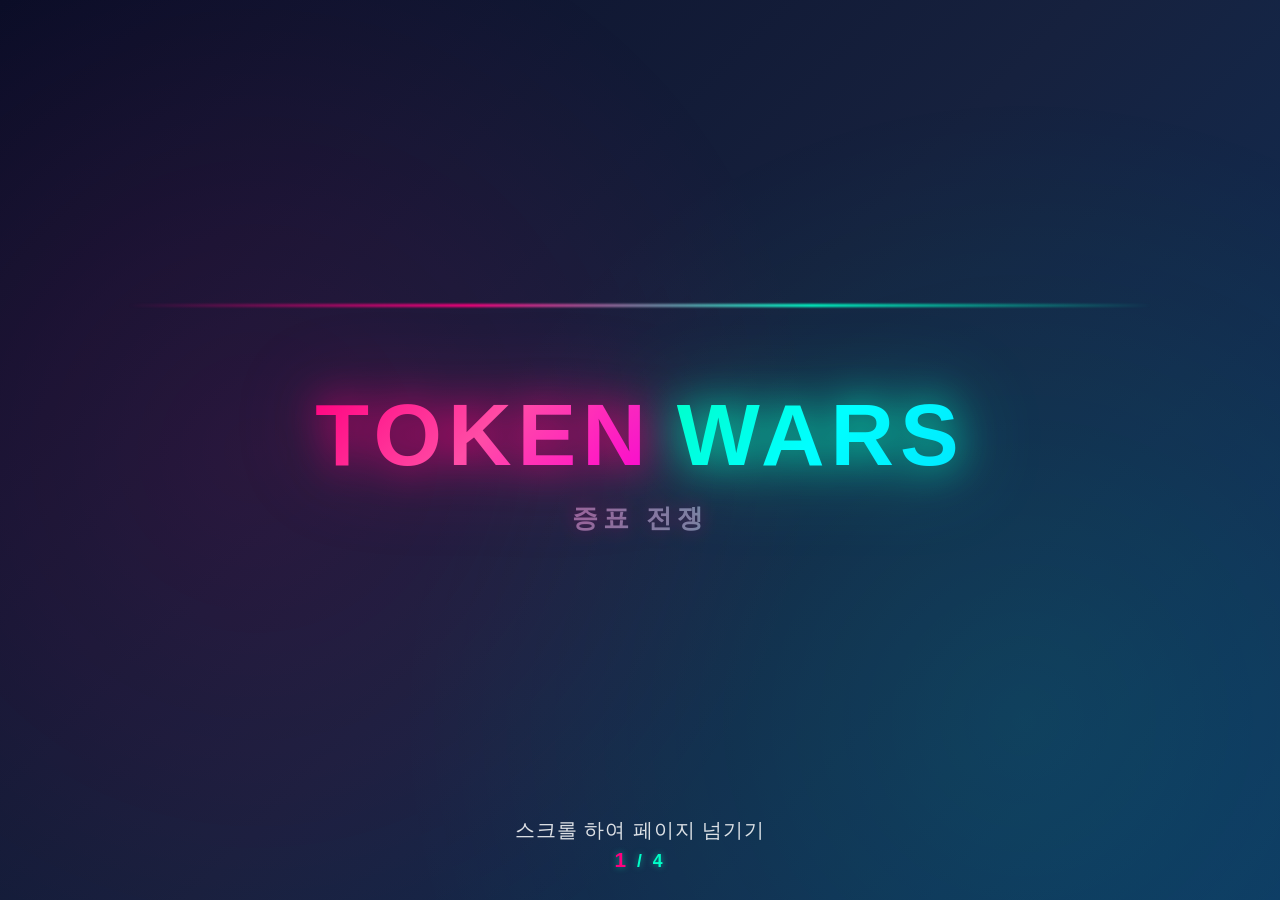
<file: index.html>
<!DOCTYPE html>
<html lang="en">
<head>
    <meta charset="UTF-8">
    <meta name="viewport" content="width=device-width, initial-scale=1.0">
    <title>Token Wars</title>
    <link rel="stylesheet" href="css/main.css">
</head>
<body>
    <div class="page-container">
        <section class="page page-1 active">
            <div class="title-container">
                <h1 class="main-title">
                    <span class="token">TOKEN</span>
                    <span class="wars">WARS</span>
                </h1>
                <p class="subtitle">증표 전쟁</p>
                <p class="scroll-hint">스크롤 하여 페이지 넘기기</p>
            </div>
        </section>

        <section class="page page-2">
            <div class="description-text">
                <p class="fade-in" style="--delay: 0s;">「증표를 최대한 획득하세요」</p>
                <p class="fade-in" style="--delay: 0.25s;">PVP, 광질, 농사 등으로 증표를 획득할 수 있습니다.</p>
                <p class="fade-in" style="--delay: 0.5s;"><a href="get_token.html" class="game-link">자세한 내용</a></p>
            </div>
        </section>

        <section class="page page-3">
            <div class="content">
                <h2>게임 규칙</h2>
                <div class="rules-text">
                    <p class="fade-in" style="--delay: 0s;">• 규칙</p>
                    <p class="fade-in" style="--delay: 0.2s;">1. 난이도는 어려움으로 고정 됩니다.</p>
                    <p class="fade-in" style="--delay: 0.4s;">2. PVP에서 승리시 상대의 증표 10을 약탈할 수 있습니다.</p>
                    <p class="fade-in" style="--delay: 0.6s;">3. 네더월드는 1주일 마다 초기화 됩니다.</p>
                    <p class="fade-in" style="--delay: 0.8s;">4. 엔더월드는 갈 수 있지만, 엔드시티는 갈 수 없습니다.<br>(겉날개 획득 불가)</p>
                    <p class="fade-in" style="--delay: 1s;">5. 드레곤 알은 증표 50개로 교환할 수 있습니다.<br>(다이아몬드 300개 가치)</p>
                    <p class="fade-in" style="--delay: 1.2s;">6. 엔더크리스탈, 리스폰정박기 제작이 제한됩니다.</p>
                    <p class="fade-in" style="--delay: 1.4s;">7. 주민과의 거래가 불가능 합니다.</p>
                    <p class="fade-in" style="--delay: 1.6s;">8. 월드보더는 12500X12500입니다.</p>
                    <p class="fade-in" style="--delay: 1.8s;">9. 모든 자동화 농장은 금지입니다.<br>(적발시 서버에서 차단)</p>
                </div>
            </div>
        </section>

        <section class="page page-4">
            <div class="page-4-content">
                <p class="fade-in server-title" style="--delay: 0s;">서버 오픈일: 미정</p>
                <p class="fade-in server-sub" style="--delay: 0.2s;">서버 주소: 오픈 예정</p>
                <p class="fade-in server-link" style="--delay: 0.4s;"><a href="https://discord.com/invite/G2reccNG9x" class="game-link" target="_blank" rel="noreferrer">디스코드</a></p>
            </div>
        </section>
    </div>

    <div class="navigation">
        <div class="page-indicator">
            <span class="current-page">1</span> / <span class="total-pages">4</span>
        </div>
    </div>

    <script src="js/script.js"></script>
</body>
</html>
</file>
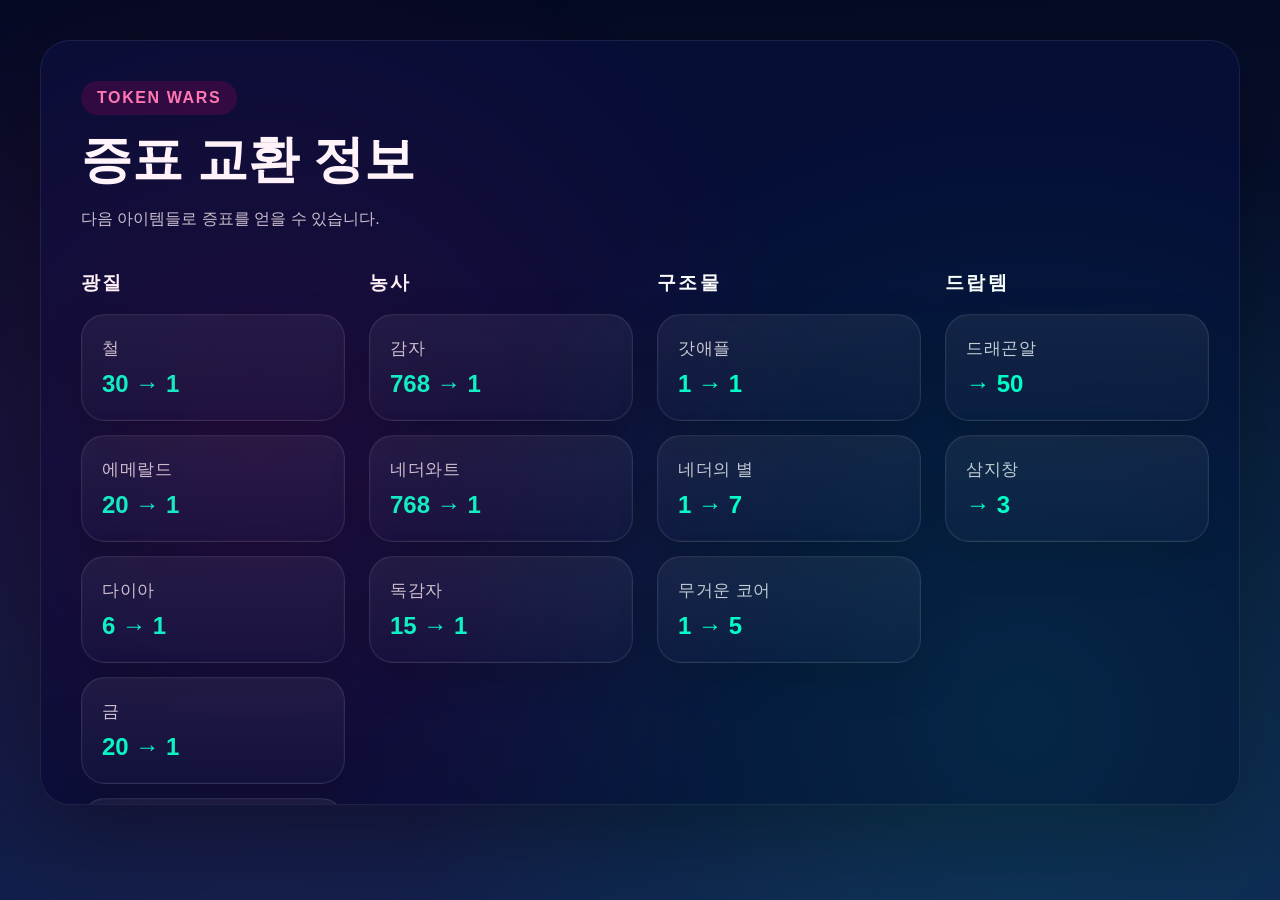
<file: get_token.html>
<!DOCTYPE html>
<html lang="ko">
<head>
    <meta charset="UTF-8">
    <meta name="viewport" content="width=device-width, initial-scale=1.0">
    <title>증표 교환 정보</title>
    <link rel="stylesheet" href="css/main.css">
</head>
<body>
    <div class="exchange-page">
        <div class="exchange-container">
            <div class="exchange-header">
                <p class="exchange-tag">Token Wars</p>
                <h1 class="exchange-title">증표 교환 정보</h1>
                <p class="exchange-subtitle">다음 아이템들로 증표를 얻을 수 있습니다.</p>
            </div>

            <div class="exchange-grid">
                <div class="exchange-group exchange-group-full">
                    <h2 class="exchange-group-title">광질</h2>
                    <div class="exchange-group-grid">
                        <div class="exchange-card"><span>철</span><strong>30 → 1</strong></div>
                        <div class="exchange-card"><span>에메랄드</span><strong>20 → 1</strong></div>
                        <div class="exchange-card"><span>다이아</span><strong>6 → 1</strong></div>
                        <div class="exchange-card"><span>금</span><strong>20 → 1</strong></div>
                        <div class="exchange-card"><span>네더라이트</span><strong>1 → 4</strong></div>
                        <div class="exchange-card"><span>청금석 & 레드스톡</span><strong>64 → 1</strong></div>
                        <div class="exchange-card"><span>석영</span><strong>128 → 1</strong></div>
                    </div>
                </div>

                <div class="exchange-group exchange-group-full">
                    <h2 class="exchange-group-title">농사</h2>
                    <div class="exchange-group-grid">
                        <div class="exchange-card"><span>감자</span><strong>768 → 1</strong></div>
                        <div class="exchange-card"><span>네더와트</span><strong>768 → 1</strong></div>
                        <div class="exchange-card"><span>독감자</span><strong>15 → 1</strong></div>
                        
                    </div>
                </div>

                <div class="exchange-group exchange-group-full">
                    <h2 class="exchange-group-title">구조물</h2>
                    <div class="exchange-group-grid">
                        <div class="exchange-card"><span>갓애플</span><strong>1 → 1</strong></div>
                        <div class="exchange-card"><span>네더의 별</span><strong>1 → 7</strong></div>
                        <div class="exchange-card"><span>무거운 코어</span><strong>1 → 5</strong></div>
                    </div>
                </div>

                <div class="exchange-group exchange-group-full">
                    <h2 class="exchange-group-title">드랍템</h2>
                    <div class="exchange-group-grid">
                        <div class="exchange-card"><span>드래곤알</span><strong>→ 50</strong></div>
                        <div class="exchange-card"><span>삼지창</span><strong>→ 3</strong></div>
                    </div>
                </div>
            </div>

            <a href="index.html" class="back-link">돌아가기</a>
        </div>
    </div>
</body>
</html>
</file>
<file: css/main.css>
* {
    margin: 0;
    padding: 0;
    box-sizing: border-box;
}

html, body {
    height: 100%;
}

body {
    font-family: 'Segoe UI', 'Arial', sans-serif;
    background: linear-gradient(135deg, #0a0e27 0%, #16213e 50%, #0f3460 100%);
    background-attachment: fixed;
    color: #fff;
    overflow: hidden;
    position: relative;
}

/* 경쟁 분위기의 동적 배경 */
body::before {
    content: '';
    position: fixed;
    top: 0;
    left: 0;
    right: 0;
    bottom: 0;
    background: 
        radial-gradient(circle at 20% 50%, rgba(255, 0, 127, 0.1) 0%, transparent 50%),
        radial-gradient(circle at 80% 80%, rgba(0, 255, 200, 0.1) 0%, transparent 50%);
    pointer-events: none;
    z-index: 1;
    animation: bgShift 8s ease-in-out infinite;
}

@keyframes bgShift {
    0%, 100% { opacity: 1; }
    50% { opacity: 0.7; }
}

.page-container {
    height: 100vh;
    overflow: hidden;
    position: relative;
    z-index: 2;
}

.page {
    width: 100%;
    height: 100vh;
    display: flex;
    align-items: center;
    justify-content: center;
    position: absolute;
    left: 0;
    top: 0;
    opacity: 0;
    z-index: 1;
    transition: opacity 0.6s ease-in-out;
}

.page.active {
    opacity: 1;
    z-index: 10;
    animation: pageIn 0.6s ease-out;
}

.page.out {
    z-index: 5;
    animation: pageOut 0.4s ease-in forwards;
}

@keyframes pageIn {
    from {
        opacity: 0;
    }
    to {
        opacity: 1;
    }
}

@keyframes pageOut {
    from {
        opacity: 1;
    }
    to {
        opacity: 0;
    }
}

.page-1 {
    z-index: 5;
}

.page-2,
.page-3 {
    z-index: 1;
}

.title-container {
    width: 100%;
    text-align: center;
    padding: 60px 20px 40px;
    position: relative;
    overflow: visible;
}

.title-container::before {
    content: '';
    position: absolute;
    top: -20px;
    left: 10%;
    right: 10%;
    height: 3px;
    background: linear-gradient(90deg, transparent, #ff007f, #00ffc8, transparent);
    animation: glowLine 3s ease-in-out infinite;
    filter: blur(1px);
}

@keyframes glowLine {
    0%, 100% { 
        opacity: 0.5;
        box-shadow: 0 0 20px rgba(255, 0, 127, 0.5);
    }
    50% { 
        opacity: 1;
        box-shadow: 0 0 40px rgba(0, 255, 200, 0.8);
    }
}

.main-title {
    font-size: 5.5rem;
    font-weight: 900;
    margin-bottom: 15px;
    letter-spacing: 6px;
    text-transform: uppercase;
    display: flex;
    justify-content: center;
    gap: 25px;
    flex-wrap: wrap;
}

.token {
    background: linear-gradient(135deg, #ff007f, #ff4da6, #ff00d4);
    -webkit-background-clip: text;
    -webkit-text-fill-color: transparent;
    background-clip: text;
    filter: drop-shadow(0 0 20px rgba(255, 0, 127, 0.8)) drop-shadow(0 0 40px rgba(255, 0, 127, 0.4));
    animation: tokenGlow 1.5s ease-in-out infinite;
}

.wars {
    background: linear-gradient(135deg, #00ffc8, #00ffff, #00e5ff);
    -webkit-background-clip: text;
    -webkit-text-fill-color: transparent;
    background-clip: text;
    filter: drop-shadow(0 0 20px rgba(0, 255, 200, 0.8)) drop-shadow(0 0 40px rgba(0, 255, 200, 0.4));
    animation: warsGlow 1.5s ease-in-out infinite;
}

@keyframes tokenGlow {
    0%, 100% { 
        filter: drop-shadow(0 0 20px rgba(255, 0, 127, 0.8)) drop-shadow(0 0 40px rgba(255, 0, 127, 0.4));
        transform: scaleY(1);
    }
    50% { 
        filter: drop-shadow(0 0 30px rgba(255, 0, 127, 1)) drop-shadow(0 0 60px rgba(255, 0, 127, 0.6));
        transform: scaleY(1.05);
    }
}

@keyframes warsGlow {
    0%, 100% { 
        filter: drop-shadow(0 0 20px rgba(0, 255, 200, 0.8)) drop-shadow(0 0 40px rgba(0, 255, 200, 0.4));
        transform: scaleY(1);
    }
    50% { 
        filter: drop-shadow(0 0 30px rgba(0, 255, 200, 1)) drop-shadow(0 0 60px rgba(0, 255, 200, 0.6));
        transform: scaleY(1.05);
    }
}

.subtitle {
    font-size: 1.6rem;
    background: linear-gradient(90deg, #ff007f, #00ffc8);
    -webkit-background-clip: text;
    -webkit-text-fill-color: transparent;
    background-clip: text;
    letter-spacing: 5px;
    text-transform: uppercase;
    font-weight: 700;
    animation: subtitlePulse 2s ease-in-out infinite;
    text-shadow: 0 0 20px rgba(255, 0, 127, 0.3);
    margin-top: 12px; /* 기본 여백(데스크탑 중앙 레이아웃을 위한 폴백) */
}

@media (max-width: 600px) {
    .page-1 .subtitle {
        margin-top: 8px; /* 모바일에서 더 적게 여백 */
    }
}

/* Page-1 scroll hint */
.page-1 .scroll-hint {
    position: fixed; /* 페이지 표기 위에 고정 */
    bottom: 56px;
    left: 50%;
    transform: translateX(-50%);
    color: rgba(255, 255, 255, 0.9);
    font-size: 1.25rem; /* 텍스트 크기 증가 */
    letter-spacing: 1px;
    z-index: 101;
    opacity: 0.95;
    animation: hintPulse 2.8s ease-in-out infinite;
}

@keyframes hintPulse {
    0% { opacity: 0.6; transform: translateX(-50%) translateY(0); }
    50% { opacity: 1; transform: translateX(-50%) translateY(-6px); }
    100% { opacity: 0.6; transform: translateX(-50%) translateY(0); }
}

@keyframes subtitlePulse {
    0%, 100% { opacity: 0.7; }
    50% { opacity: 1; }
}

.content {
    max-width: 900px;
    margin: 0 auto;
    padding: 0;
    background: transparent;
    border: none;
    border-radius: 15px;
    backdrop-filter: none;
    max-height: 80vh;
    overflow-y: auto;
    box-shadow: none;
    position: relative;
}

.content::before {
    display: none;
}

.description-text,
.rules-text {
    max-width: 900px;
    margin: 0 auto;
    padding: 0 40px;
    font-size: 1.15rem;
    line-height: 2;
    color: rgba(255, 255, 255, 0.95);
    position: relative;
    z-index: 1;
    font-weight: bold;
}

.page-2 .description-text {
    text-align: center;
    padding-right: 80px;
    padding-left: 40px;
}

/* 2페이지: 제목 크기 조정 (첫 문장 크게, 둘째는 조금 크게, 셋째는 기본) */
.page-2 .description-text p:nth-child(1) {
    font-size: 3.5rem;
    line-height: 1.4; /* 줄간격을 더 넓혀 가독성 향상 */
    margin-bottom: 1.6rem;
}
.page-2 .description-text p:nth-child(2) {
    font-size: 1.8rem;
    line-height: 1.6; /* 약간 더 여유 있게 */
    margin-bottom: 1.3rem;
}
.page-2 .description-text p:nth-child(3) {
    font-size: 1.15rem;
    line-height: 1.5;
}

.page-3 .rules-text {
    text-align: left;
    padding-left: 40px;
    padding-right: 40px;
    font-size: 1.725rem; /* 기존 1.15rem의 약 1.5배 */
    line-height: 1.9;
}

.page-3 h2 {
    text-align: left;
    margin-bottom: 30px;
}

/* 4페이지: 서버 정보 크기 조정 */
.page-4 .page-4-content {
    display: flex;
    flex-direction: column;
    align-items: center;
    gap: 20px;
    text-align: center;
    padding: 0 40px;
}

.page-4 .server-title,
.page-4 .server-sub,
.page-4 .server-link {
    font-size: 1.5rem;
    color: rgba(255, 255, 255, 0.95);
}

.page-4 .server-title {
    font-size: 3rem;
    font-weight: 900;
}

.page-4 .server-sub {
    font-size: 1.6rem;
    font-weight: 700;
}

.page-4 .server-link .game-link {
    font-size: 1.15rem;
}

.page-4 .fade-in {
    transform: translateX(60px);
    animation-name: fadeInFromRight;
}

@keyframes fadeInFromRight {
    from {
        opacity: 0;
        transform: translateX(60px);
    }
    to {
        opacity: 1;
        transform: translateX(0);
    }
}

.description-text p,
.rules-text p {
    margin-bottom: 1.5rem;
}

.fade-in {
    opacity: 0;
    transform: translateY(30px);
    animation: fadeInFromBottom 0.7s cubic-bezier(0.22, 1, 0.36, 1) forwards;
    animation-play-state: paused;
    animation-delay: var(--delay, 0s);
}

.page-3 .fade-in {
    transform: translateX(-60px);
    animation-name: fadeInFromLeft;
}

.page.active .fade-in {
    animation-play-state: running;
}

@keyframes fadeInFromBottom {
    from {
        opacity: 0;
        transform: translateY(30px);
    }
    to {
        opacity: 1;
        transform: translateY(0);
    }
}

@keyframes fadeInFromLeft {
    from {
        opacity: 0;
        transform: translateX(-60px);
    }
    to {
        opacity: 1;
        transform: translateX(0);
    }
}

.game-link {
    color: #ff007f;
    text-decoration: none;
    font-weight: bold;
    border-bottom: 2px solid #ff007f;
    transition: all 0.3s ease;
    position: relative;
}

.game-link:hover {
    color: #00ffc8;
    border-bottom-color: #00ffc8;
    text-shadow: 0 0 10px rgba(0, 255, 200, 0.6);
}

.exchange-page {
    min-height: 100vh;
    display: flex;
    align-items: flex-start;
    justify-content: center;
    padding: 40px 20px 20px;
    background: linear-gradient(180deg, rgba(4, 10, 35, 0.95) 0%, rgba(16, 32, 77, 0.9) 100%);
}

.exchange-container {
    position: relative;
    width: min(1200px, 100%);
    max-height: 85vh; /* 화면 높이의 85%로 크기 제한 */
    overflow-y: auto; /* 내용이 넘치면 세로 스크롤바 생성 */
    padding: 40px;
    padding-right: 30px; /* 스크롤바 영역 확보를 위해 우측 여백 조정 */
    border-radius: 30px;
    background: rgba(7, 15, 55, 0.95);
    border: 1px solid rgba(255, 255, 255, 0.08);
    box-shadow: 0 30px 90px rgba(0, 0, 0, 0.35);
    backdrop-filter: blur(18px);
}

.exchange-container::-webkit-scrollbar {
    width: 8px; /* 스크롤바 두께 */
}

.exchange-container::-webkit-scrollbar-track {
    background: rgba(0, 255, 200, 0.05); /* 스크롤바 트랙 배경 (은은한 민트빛) */
    border-radius: 10px;
}

.exchange-container::-webkit-scrollbar-thumb {
    background: linear-gradient(180deg, #ff007f, #00ffc8); /* 핑크 -> 민트 그라데이션 */
    border-radius: 10px;
}

.exchange-container::-webkit-scrollbar-thumb:hover {
    background: linear-gradient(180deg, #ff4da6, #00ffff); /* 호버 시 더 밝아짐 */
}


.back-link {
    display: block;      /* 한 줄을 통째로 차지하게 해서 */
    text-align: right;   /* 글자를 오른쪽 끝으로 보냅니다 */
    margin-top: 50px;    /* 위쪽 카드들과의 확실한 간격 */
    margin-bottom: 20px; /* 스크롤 박스 맨 밑바닥과의 여백 */
    
    color: #ff88cf;
    font-weight: 700;
    text-decoration: none;
    transition: all 0.2s ease;
}

.back-link:hover {
    color: #ffffff;
}

.exchange-header {
    max-width: 760px;
    margin-bottom: 36px;
}

.exchange-tag {
    display: inline-flex;
    padding: 8px 16px;
    border-radius: 999px;
    background: rgba(255, 0, 127, 0.15);
    color: #ff7bb5;
    font-weight: 700;
    letter-spacing: 0.1em;
    text-transform: uppercase;
    margin-bottom: 18px;
}

.exchange-title {
    font-size: clamp(2.4rem, 4vw, 4.2rem);
    line-height: 1.05;
    margin-bottom: 18px;
    color: #ffffff;
}

.exchange-subtitle {
    font-size: 1rem;
    color: rgba(255, 255, 255, 0.78);
    line-height: 1.8;
}

.exchange-grid {
    display: grid;
    grid-template-columns: repeat(4, minmax(220px, 1fr));
    gap: 24px;
    align-items: start;
}

.exchange-group {
    display: grid;
    gap: 12px;
    padding: 0;
    margin: 0;
}

.exchange-group-title {
    font-size: 1.2rem;
    color: #ffffff;
    letter-spacing: 0.12em;
    text-transform: uppercase;
    margin: 0 0 6px;
    padding-top: 0;
}

.exchange-group-grid {
    display: grid;
    grid-template-columns: repeat(auto-fit, minmax(180px, 1fr));
    gap: 14px;
}

.exchange-card {
    padding: 22px 20px;
    border-radius: 24px;
    border: 1px solid rgba(255, 255, 255, 0.1);
    background: linear-gradient(180deg, rgba(255, 255, 255, 0.06), rgba(255, 255, 255, 0.02));
    box-shadow: inset 0 0 0 1px rgba(255, 255, 255, 0.02), 0 16px 40px rgba(0, 0, 0, 0.18);
    transition: transform 0.2s ease, box-shadow 0.2s ease, border-color 0.2s ease;
}

.exchange-card:hover {
    transform: translateY(-4px);
    border-color: rgba(0, 255, 200, 0.22);
    box-shadow: 0 20px 45px rgba(0, 0, 0, 0.22);
}

.exchange-card span {
    display: block;
    font-size: 1.05rem;
    color: rgba(255, 255, 255, 0.78);
    margin-bottom: 10px;
    letter-spacing: 0.03em;
}

.exchange-card strong {
    display: inline-block;
    font-size: 1.5rem;
    color: #00ffc8;
    font-weight: 800;
}

.back-link {
    display: inline-block;
    margin-top: 40px;
    color: #ff88cf;
    font-weight: 700;
    text-decoration: none;
    transition: color 0.2s ease;
}

.back-link:hover {
    color: #ffffff;
}

/* 페이지 네비게이션 */
.navigation {
    position: fixed;
    bottom: 20px;
    left: 50%;
    transform: translateX(-50%);
    display: flex;
    justify-content: center;
    z-index: 100;
}

.nav-dot {
    display: none;
}

/* 페이지 표시기 */
.page-indicator {
    position: relative;
    bottom: 0;
    right: 0;
    font-size: 1.1rem;
    background: transparent;
    color: #00ffc8;
    letter-spacing: 3px;
    z-index: 100;
    padding: 8px 0;
    border: none;
    border-radius: 0;
    font-weight: bold;
    box-shadow: none;
    text-shadow: 0 0 6px rgba(0, 255, 200, 0.5);
}

.current-page {
    font-weight: 900;
    font-size: 1.3rem;
    color: #ff007f;
}

/* 스크롤바 스타일 */
.content::-webkit-scrollbar {
    width: 10px;
}

.content::-webkit-scrollbar-track {
    background: rgba(0, 255, 200, 0.1);
    border-radius: 10px;
}

.content::-webkit-scrollbar-thumb {
    background: linear-gradient(180deg, #ff007f, #00ffc8);
    border-radius: 10px;
    border: 2px solid rgba(15, 52, 96, 0.5);
}

.content::-webkit-scrollbar-thumb:hover {
    background: linear-gradient(180deg, #ff4da6, #00ffff);
    box-shadow: 0 0 15px rgba(0, 255, 200, 0.6);
}

/* 반응형 디자인 */
@media (max-width: 768px) {
    .main-title {
        font-size: 3rem;
        gap: 15px;
    }
    
    .subtitle {
        font-size: 1rem;
    }
    
    .content {
        margin: 20px;
        padding: 30px 20px;
        max-width: 90%;
    }

    .content h2 {
        font-size: 2rem;
    }

    .page-indicator {
        top: 20px;
        right: 20px;
        font-size: 0.9rem;
    }

    .current-page {
        font-size: 1rem;
    }

    /* 모바일에서 page-3 규칙 텍스트 축소 */
    .page-3 .rules-text {
        font-size: 1.15rem;
        line-height: 1.8;
    }

    /* 작은 화면에서 페이지별 큰 텍스트 축소 */
    .page-2 .description-text p:nth-child(1) {
        font-size: 2rem;
    }
    .page-2 .description-text p:nth-child(2) {
        font-size: 1.15rem;
    }

    .page-4 .server-title {
        font-size: 1.8rem;
    }
    .page-4 .server-sub {
        font-size: 1rem;
    }
}

/* Restore subtitle below main title; keep scroll-hint pinned above bottom indicator */
.page-1 .subtitle {
    position: static; /* 제목 바로 아래 자연스럽게 배치 */
    left: auto;
    transform: none;
    bottom: auto;
    z-index: 3;
    margin-top: 12px;
}

@media (max-width: 600px) {
    .page-1 .subtitle {
        position: static;
        font-size: 1rem;
        margin-top: 8px;
    }
    .page-1 .scroll-hint {
        position: fixed;
        bottom: 48px; /* 모바일에서 페이지 표기 위 */
        font-size: 1.05rem;
    }
}
</file>
